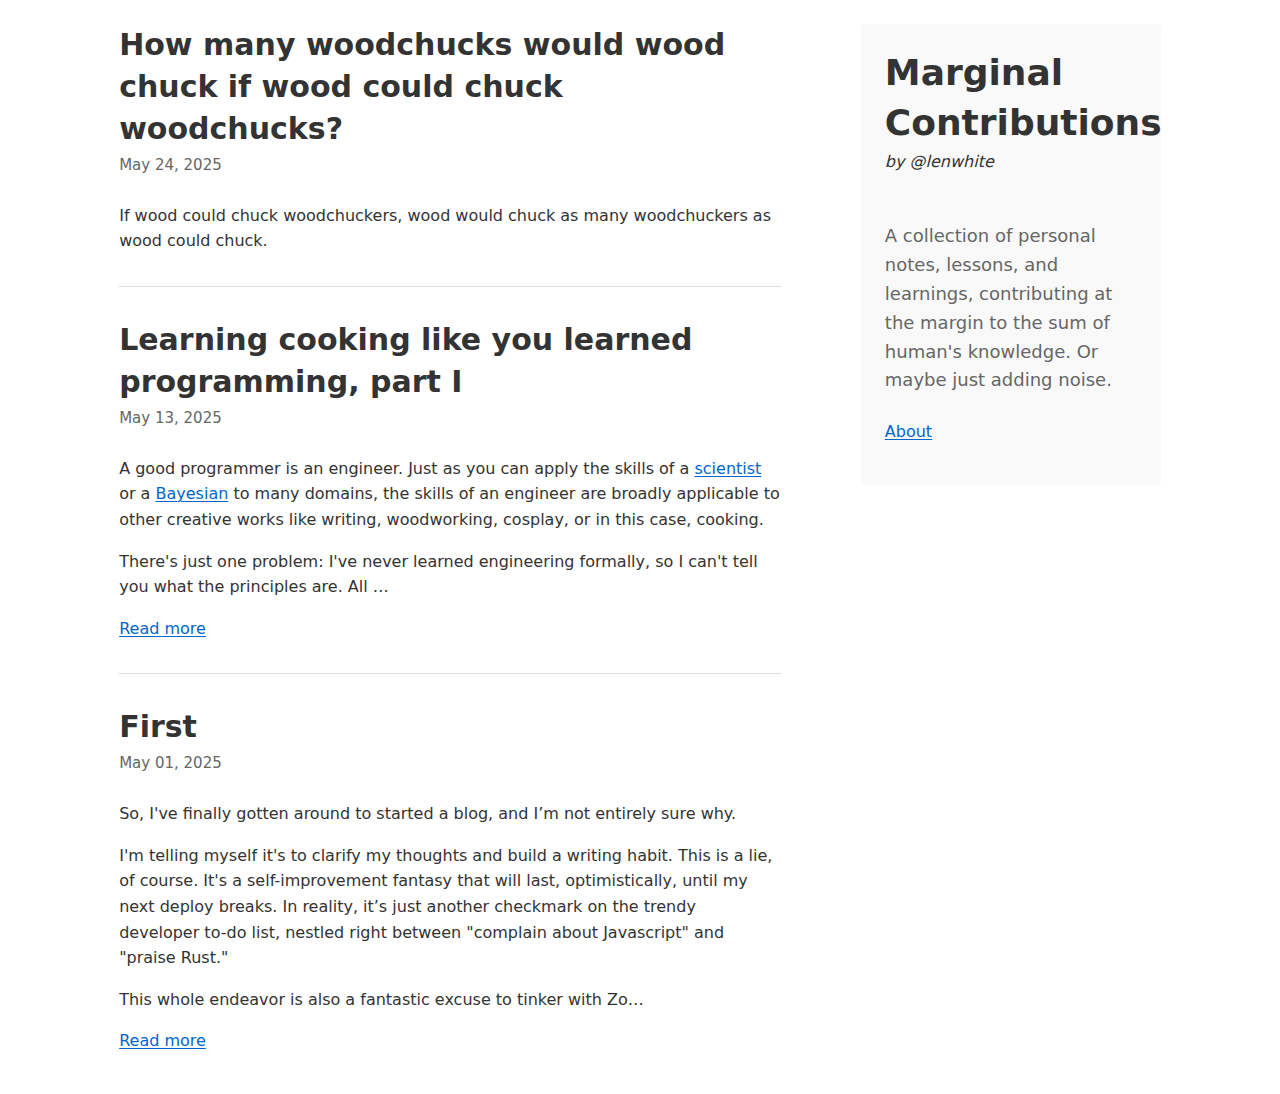
<file: index.html>
<!DOCTYPE html>
<html lang="en">

<head>
  <meta charset="utf-8">
  <meta name="viewport" content="width=device-width, initial-scale=1">
  <title>Marginal Contributions</title>
  <link rel="icon" type="image/png" href="https://lenwhite.github.io/icon.png">
  <link rel="stylesheet" href="https://lenwhite.github.io/style.css">
</head>

<body>
  <div class="layout-grid">
    <main class="layout-main">
      


  
  <article>
    <h2><a href="https://lenwhite.github.io/blog/woodchuckers/" class="title-link">How many woodchucks would wood chuck if wood could chuck woodchucks?</a></h2>
    
<p class="subtitle"><small>May 24, 2025</small></p>

    
    
    
    
      <p>If wood could chuck woodchuckers, wood would chuck as many woodchuckers as wood could chuck.</p>

    
  </article>
  <hr>
  
  <article>
    <h2><a href="https://lenwhite.github.io/blog/cooking-hello-world/" class="title-link">Learning cooking like you learned programming, part I</a></h2>
    
<p class="subtitle"><small>May 13, 2025</small></p>

    
    
    
    
      
      <p>A good programmer is an engineer. Just as you can apply the skills of a <a href="https://en.wikipedia.org/wiki/Scientific_method">scientist</a> or a <a href="https://en.wikipedia.org/wiki/Bayesian_statistics">Bayesian</a> to many domains, the skills of an engineer are broadly applicable to other creative works like writing, woodworking, cosplay, or in this case, cooking.</p>
<p>There's just one problem: I've never learned engineering formally, so I can't tell you what the principles are. All …
      
        <p><a href="https://lenwhite.github.io/blog/cooking-hello-world/">Read more</a></p>
      
    
  </article>
  <hr>
  
  <article>
    <h2><a href="https://lenwhite.github.io/blog/first/" class="title-link">First</a></h2>
    
<p class="subtitle"><small>May 01, 2025</small></p>

    
    
    
    
      
      <p>So, I've finally gotten around to started a blog, and I’m not entirely sure why.</p>
<p>I'm telling myself it's to clarify my thoughts and build a writing habit. This is a lie, of course. It's a self-improvement fantasy that will last, optimistically, until my next deploy breaks. In reality, it’s just another checkmark on the trendy developer to-do list, nestled right between "complain about Javascript" and "praise Rust."</p>
<p>This whole endeavor is also a fantastic excuse to tinker with Zo…
      
        <p><a href="https://lenwhite.github.io/blog/first/">Read more</a></p>
      
    
  </article>
  
  



    </main>
    <aside class="layout-blog-title">
      <h1 class="title">
        <a href="https://lenwhite.github.io" class="title-link">Marginal Contributions</a>
      </h1>
      <em>by @lenwhite</em>
    </aside>
    <aside class="layout-sidebar-content">
      <p class="subtitle">
        A collection of personal notes, lessons, and learnings, contributing at the margin to the sum of human's knowledge. Or maybe just adding noise.
      </p>
      <p><a href="https://lenwhite.github.io/about/">About</a></p>
    </aside>
  </div>
</body>
</html>
</file>
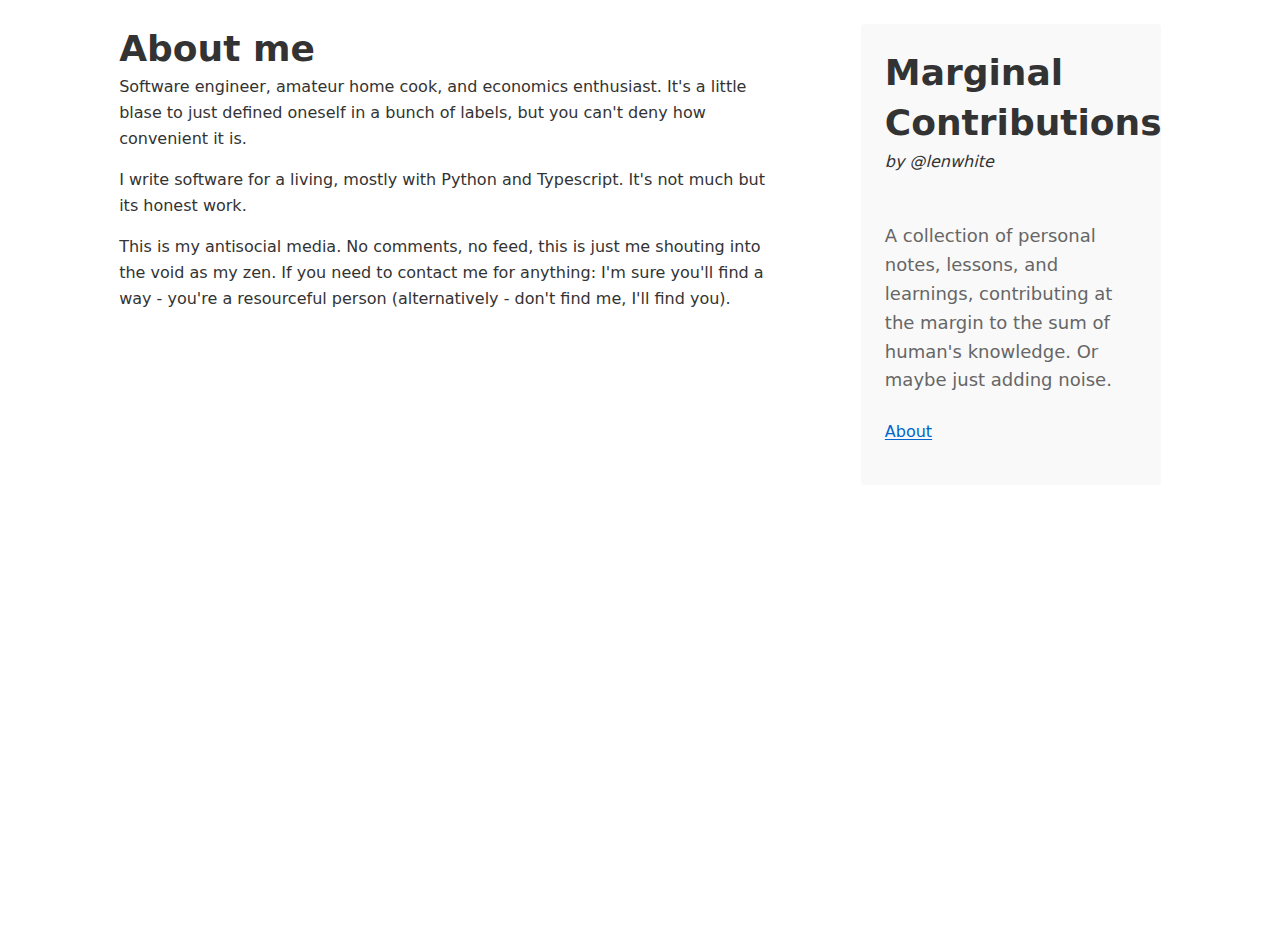
<file: about/index.html>
<!DOCTYPE html>
<html lang="en">

<head>
  <meta charset="utf-8">
  <meta name="viewport" content="width=device-width, initial-scale=1">
  <title>Marginal Contributions</title>
  <link rel="icon" type="image/png" href="https://lenwhite.github.io/icon.png">
  <link rel="stylesheet" href="https://lenwhite.github.io/style.css">
</head>

<body>
  <div class="layout-grid">
    <main class="layout-main">
      
<h1 id="about-me">About me</h1>
<p>Software engineer, amateur home cook, and economics enthusiast. It's a little blase to just defined oneself in a bunch of labels, but you can't deny how convenient it is.</p>
<p>I write software for a living, mostly with Python and Typescript. It's not much but its honest work.</p>
<p>This is my antisocial media. No comments, no feed, this is just me shouting into the void as my zen. If you need to contact me for anything: I'm sure you'll find a way - you're a resourceful person (alternatively - don't find me, I'll find you).</p>


    </main>
    <aside class="layout-blog-title">
      <h1 class="title">
        <a href="https://lenwhite.github.io" class="title-link">Marginal Contributions</a>
      </h1>
      <em>by @lenwhite</em>
    </aside>
    <aside class="layout-sidebar-content">
      <p class="subtitle">
        A collection of personal notes, lessons, and learnings, contributing at the margin to the sum of human's knowledge. Or maybe just adding noise.
      </p>
      <p><a href="https://lenwhite.github.io/about/">About</a></p>
    </aside>
  </div>
</body>
</html>
</file>
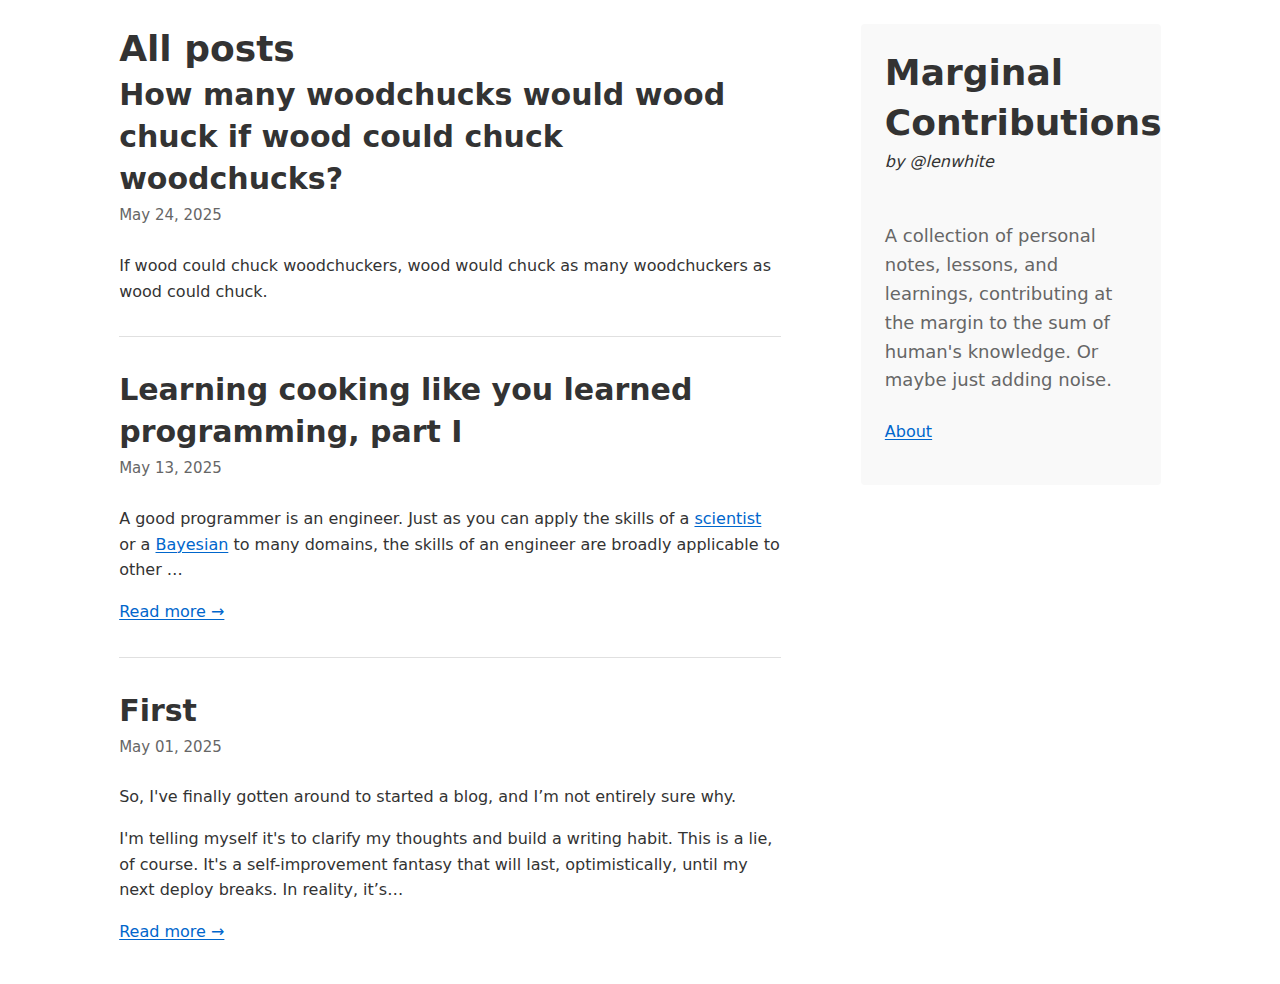
<file: blog/index.html>
<!DOCTYPE html>
<html lang="en">

<head>
  <meta charset="utf-8">
  <meta name="viewport" content="width=device-width, initial-scale=1">
  <title>Marginal Contributions</title>
  <link rel="icon" type="image/png" href="https://lenwhite.github.io/icon.png">
  <link rel="stylesheet" href="https://lenwhite.github.io/style.css">
</head>

<body>
  <div class="layout-grid">
    <main class="layout-main">
      
<h1 class="title">
  All posts
</h1>


  
  <article>
    <h2><a href="https://lenwhite.github.io/blog/woodchuckers/" class="title-link">How many woodchucks would wood chuck if wood could chuck woodchucks?</a></h2>
    
<p class="subtitle"><small>May 24, 2025</small></p>

    
    
    
    
      <p>If wood could chuck woodchuckers, wood would chuck as many woodchuckers as wood could chuck.</p>

    
  </article>
  <hr>
  
  <article>
    <h2><a href="https://lenwhite.github.io/blog/cooking-hello-world/" class="title-link">Learning cooking like you learned programming, part I</a></h2>
    
<p class="subtitle"><small>May 13, 2025</small></p>

    
    
    
    
      
      <p>A good programmer is an engineer. Just as you can apply the skills of a <a href="https://en.wikipedia.org/wiki/Scientific_method">scientist</a> or a <a href="https://en.wikipedia.org/wiki/Bayesian_statistics">Bayesian</a> to many domains, the skills of an engineer are broadly applicable to other …
      
        <p><a href="https://lenwhite.github.io/blog/cooking-hello-world/">Read more →</a></p>
      
    
  </article>
  <hr>
  
  <article>
    <h2><a href="https://lenwhite.github.io/blog/first/" class="title-link">First</a></h2>
    
<p class="subtitle"><small>May 01, 2025</small></p>

    
    
    
    
      
      <p>So, I've finally gotten around to started a blog, and I’m not entirely sure why.</p>
<p>I'm telling myself it's to clarify my thoughts and build a writing habit. This is a lie, of course. It's a self-improvement fantasy that will last, optimistically, until my next deploy breaks. In reality, it’s…
      
        <p><a href="https://lenwhite.github.io/blog/first/">Read more →</a></p>
      
    
  </article>
  
  

  <!-- Pagination controls -->
  


    </main>
    <aside class="layout-blog-title">
      <h1 class="title">
        <a href="https://lenwhite.github.io" class="title-link">Marginal Contributions</a>
      </h1>
      <em>by @lenwhite</em>
    </aside>
    <aside class="layout-sidebar-content">
      <p class="subtitle">
        A collection of personal notes, lessons, and learnings, contributing at the margin to the sum of human's knowledge. Or maybe just adding noise.
      </p>
      <p><a href="https://lenwhite.github.io/about/">About</a></p>
    </aside>
  </div>
</body>
</html>
</file>
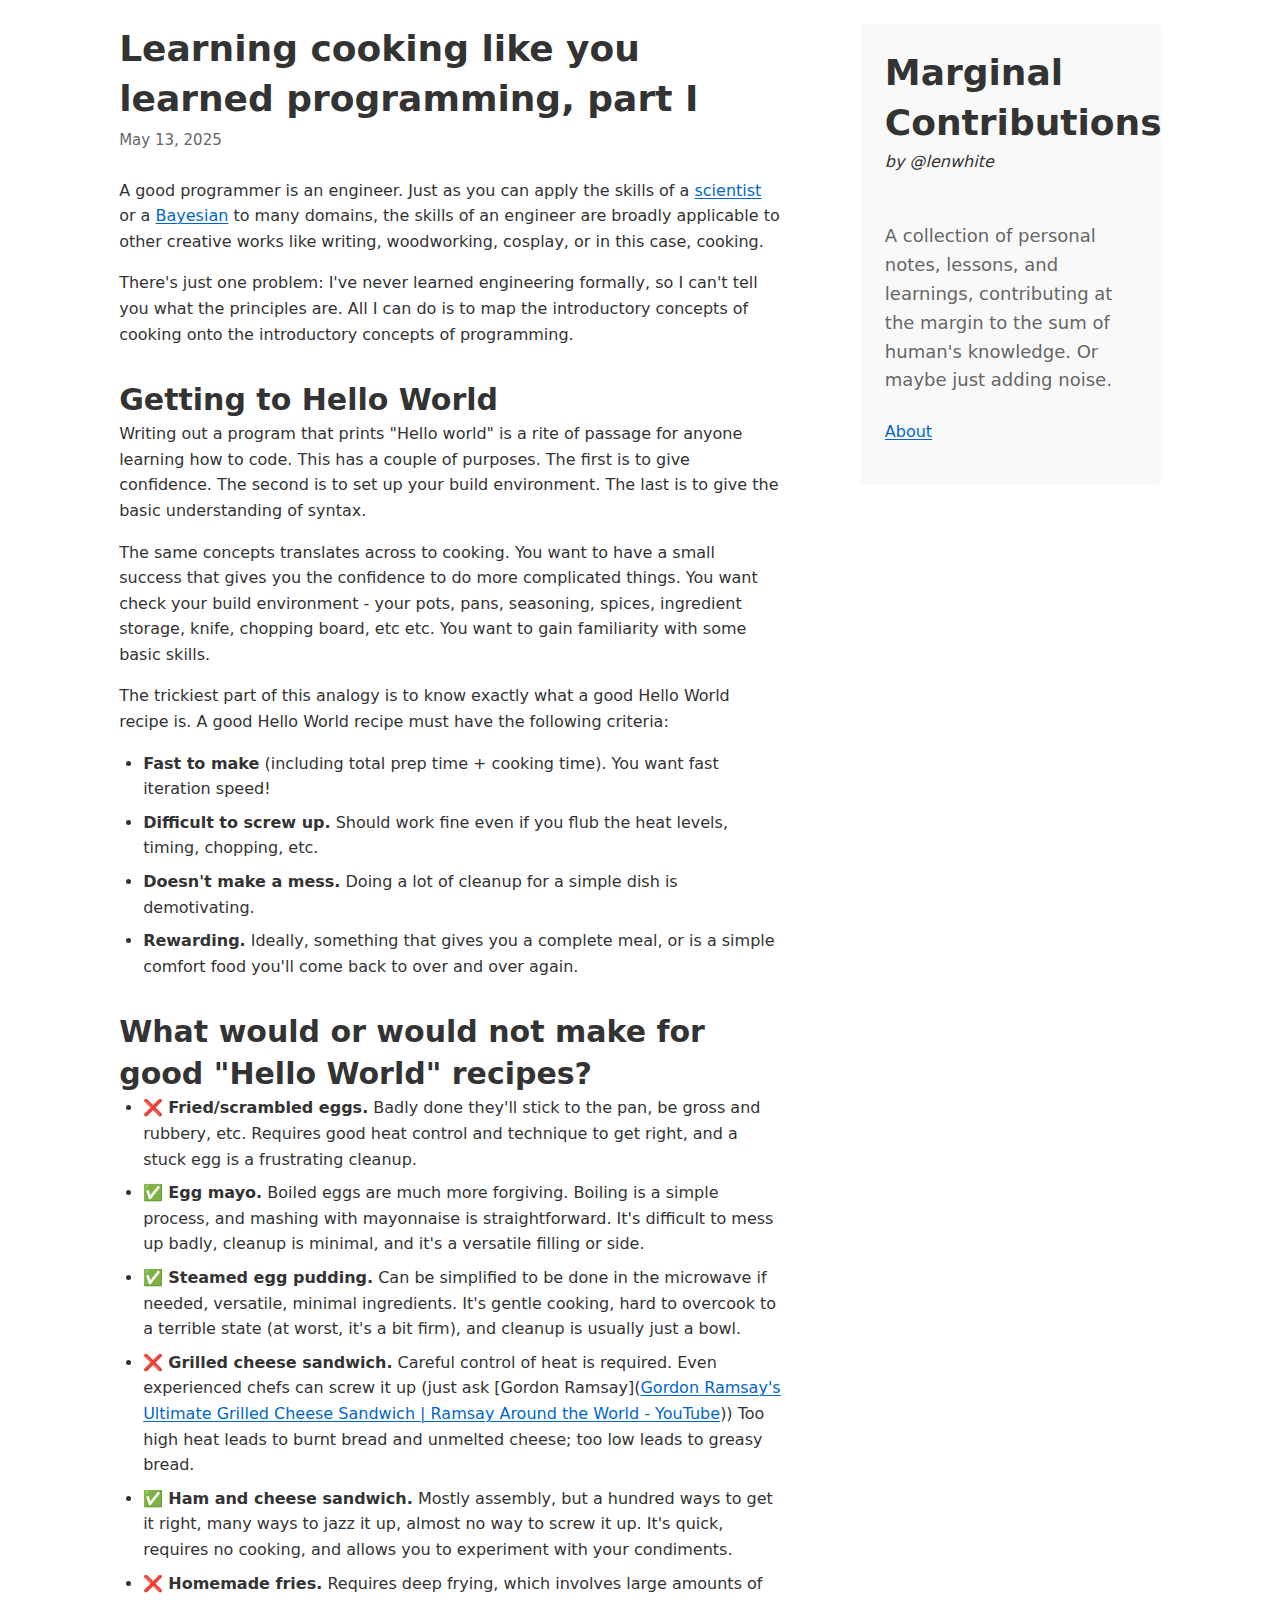
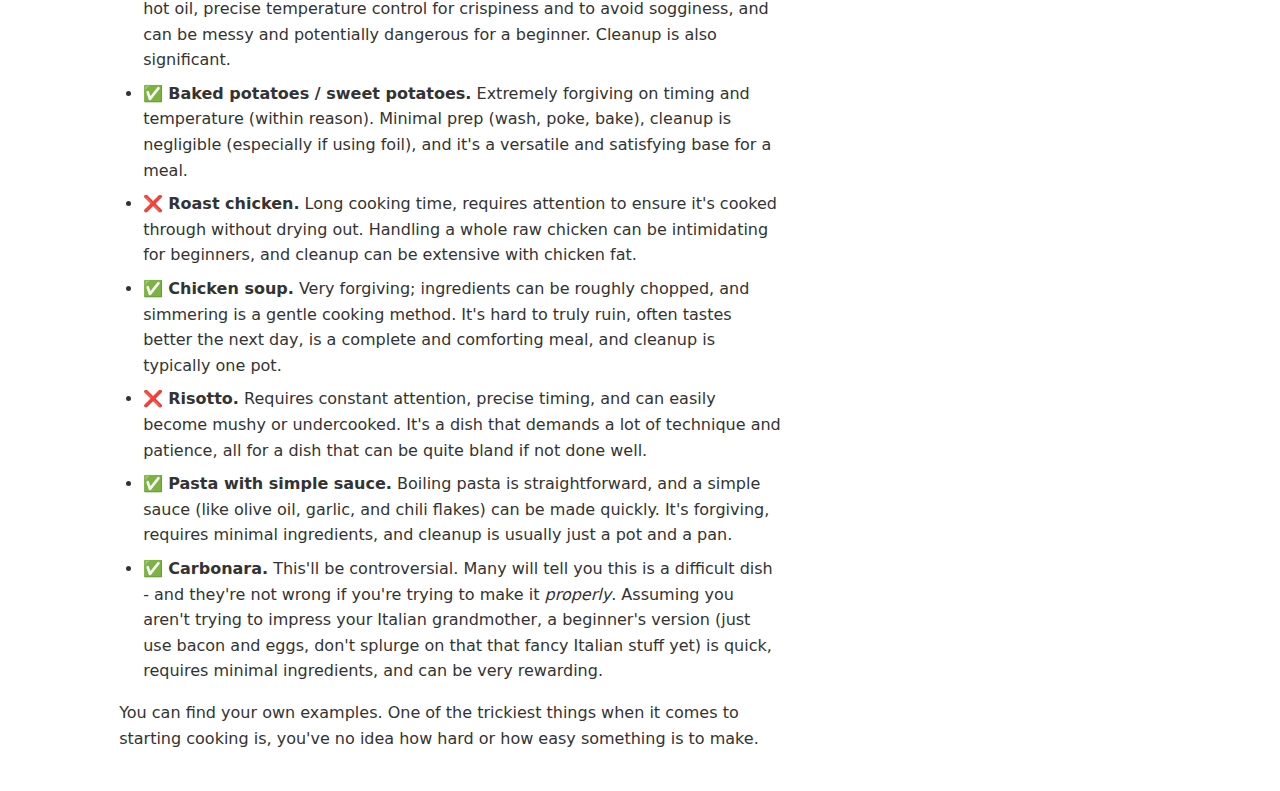
<file: blog/cooking-hello-world/index.html>
<!DOCTYPE html>
<html lang="en">

<head>
  <meta charset="utf-8">
  <meta name="viewport" content="width=device-width, initial-scale=1">
  <title>Marginal Contributions</title>
  <link rel="icon" type="image/png" href="https://lenwhite.github.io/icon.png">
  <link rel="stylesheet" href="https://lenwhite.github.io/style.css">
</head>

<body>
  <div class="layout-grid">
    <main class="layout-main">
      
<h1>
  Learning cooking like you learned programming, part I
</h1>

<p class="subtitle"><small>May 13, 2025</small></p>

<p>A good programmer is an engineer. Just as you can apply the skills of a <a href="https://en.wikipedia.org/wiki/Scientific_method">scientist</a> or a <a href="https://en.wikipedia.org/wiki/Bayesian_statistics">Bayesian</a> to many domains, the skills of an engineer are broadly applicable to other creative works like writing, woodworking, cosplay, or in this case, cooking.</p>
<p>There's just one problem: I've never learned engineering formally, so I can't tell you what the principles are. All I can do is to map the introductory concepts of cooking onto the introductory concepts of programming.</p>
<h2 id="getting-to-hello-world">Getting to Hello World</h2>
<p>Writing out a program that prints "Hello world" is a rite of passage for anyone learning how to code. This has a couple of purposes. The first is to give confidence. The second is to set up your build environment. The last is to give the basic understanding of syntax.</p>
<p>The same concepts translates across to cooking. You want to have a small success that gives you the confidence to do more complicated things. You want check your build environment - your pots, pans, seasoning, spices, ingredient storage, knife, chopping board, etc etc.  You want to gain familiarity with some basic skills.</p>
<p>The trickiest part of this analogy is to know exactly what a good Hello World recipe is. A good Hello World recipe must have the following criteria:</p>
<ul>
<li><strong>Fast to make</strong> (including total prep time + cooking time). You want fast iteration speed!</li>
<li><strong>Difficult to screw up.</strong> Should work fine even if you flub the heat levels, timing, chopping, etc.</li>
<li><strong>Doesn't make a mess.</strong> Doing a lot of cleanup for a simple dish is demotivating.</li>
<li><strong>Rewarding.</strong> Ideally, something that gives you a complete meal, or is a simple comfort food you'll come back to over and over again.</li>
</ul>
<h2 id="what-would-or-would-not-make-for-good-hello-world-recipes">What would or would not make for good "Hello World" recipes?</h2>
<ul>
<li>❌ <strong>Fried/scrambled eggs.</strong> Badly done they'll stick to the pan, be gross and rubbery, etc. Requires good heat control and technique to get right, and a stuck egg is a frustrating cleanup.</li>
<li>✅ <strong>Egg mayo.</strong> Boiled eggs are much more forgiving. Boiling is a simple process, and mashing with mayonnaise is straightforward. It's difficult to mess up badly, cleanup is minimal, and it's a versatile filling or side.</li>
<li>✅ <strong>Steamed egg pudding.</strong> Can be simplified to be done in the microwave if needed, versatile, minimal ingredients. It's gentle cooking, hard to overcook to a terrible state (at worst, it's a bit firm), and cleanup is usually just a bowl.</li>
<li>❌ <strong>Grilled cheese sandwich.</strong> Careful control of heat is required. Even experienced chefs can screw it up (just ask [Gordon Ramsay](<a href="https://www.youtube.com/watch?v=8E4cQHejFq0">Gordon Ramsay's Ultimate Grilled Cheese Sandwich | Ramsay Around the World - YouTube</a>)) Too high heat leads to burnt bread and unmelted cheese; too low leads to greasy bread.</li>
<li>✅ <strong>Ham and cheese sandwich.</strong> Mostly assembly, but a hundred ways to get it right, many ways to jazz it up, almost no way to screw it up. It's quick, requires no cooking, and allows you to experiment with your condiments.</li>
<li>❌ <strong>Homemade fries.</strong> Requires deep frying, which involves large amounts of hot oil, precise temperature control for crispiness and to avoid sogginess, and can be messy and potentially dangerous for a beginner. Cleanup is also significant.</li>
<li>✅ <strong>Baked potatoes / sweet potatoes.</strong> Extremely forgiving on timing and temperature (within reason). Minimal prep (wash, poke, bake), cleanup is negligible (especially if using foil), and it's a versatile and satisfying base for a meal.</li>
<li>❌ <strong>Roast chicken.</strong> Long cooking time, requires attention to ensure it's cooked through without drying out. Handling a whole raw chicken can be intimidating for beginners, and cleanup can be extensive with chicken fat.</li>
<li>✅ <strong>Chicken soup.</strong> Very forgiving; ingredients can be roughly chopped, and simmering is a gentle cooking method. It's hard to truly ruin, often tastes better the next day, is a complete and comforting meal, and cleanup is typically one pot.</li>
<li>❌ <strong>Risotto.</strong> Requires constant attention, precise timing, and can easily become mushy or undercooked. It's a dish that demands a lot of technique and patience, all for a dish that can be quite bland if not done well.</li>
<li>✅ <strong>Pasta with simple sauce.</strong> Boiling pasta is straightforward, and a simple sauce (like olive oil, garlic, and chili flakes) can be made quickly. It's forgiving, requires minimal ingredients, and cleanup is usually just a pot and a pan.</li>
<li>✅ <strong>Carbonara.</strong> This'll be controversial. Many will tell you this is a difficult dish - and they're not wrong if you're trying to make it <em>properly</em>. Assuming you aren't trying to impress your Italian grandmother, a beginner's version (just use bacon and eggs, don't splurge on that that fancy Italian stuff yet) is quick, requires minimal ingredients, and can be very rewarding.</li>
</ul>
<p>You can find your own examples. One of the trickiest things when it comes to starting cooking is, you've no idea how hard or how easy something is to make.</p>


    </main>
    <aside class="layout-blog-title">
      <h1 class="title">
        <a href="https://lenwhite.github.io" class="title-link">Marginal Contributions</a>
      </h1>
      <em>by @lenwhite</em>
    </aside>
    <aside class="layout-sidebar-content">
      <p class="subtitle">
        A collection of personal notes, lessons, and learnings, contributing at the margin to the sum of human's knowledge. Or maybe just adding noise.
      </p>
      <p><a href="https://lenwhite.github.io/about/">About</a></p>
    </aside>
  </div>
</body>
</html>
</file>
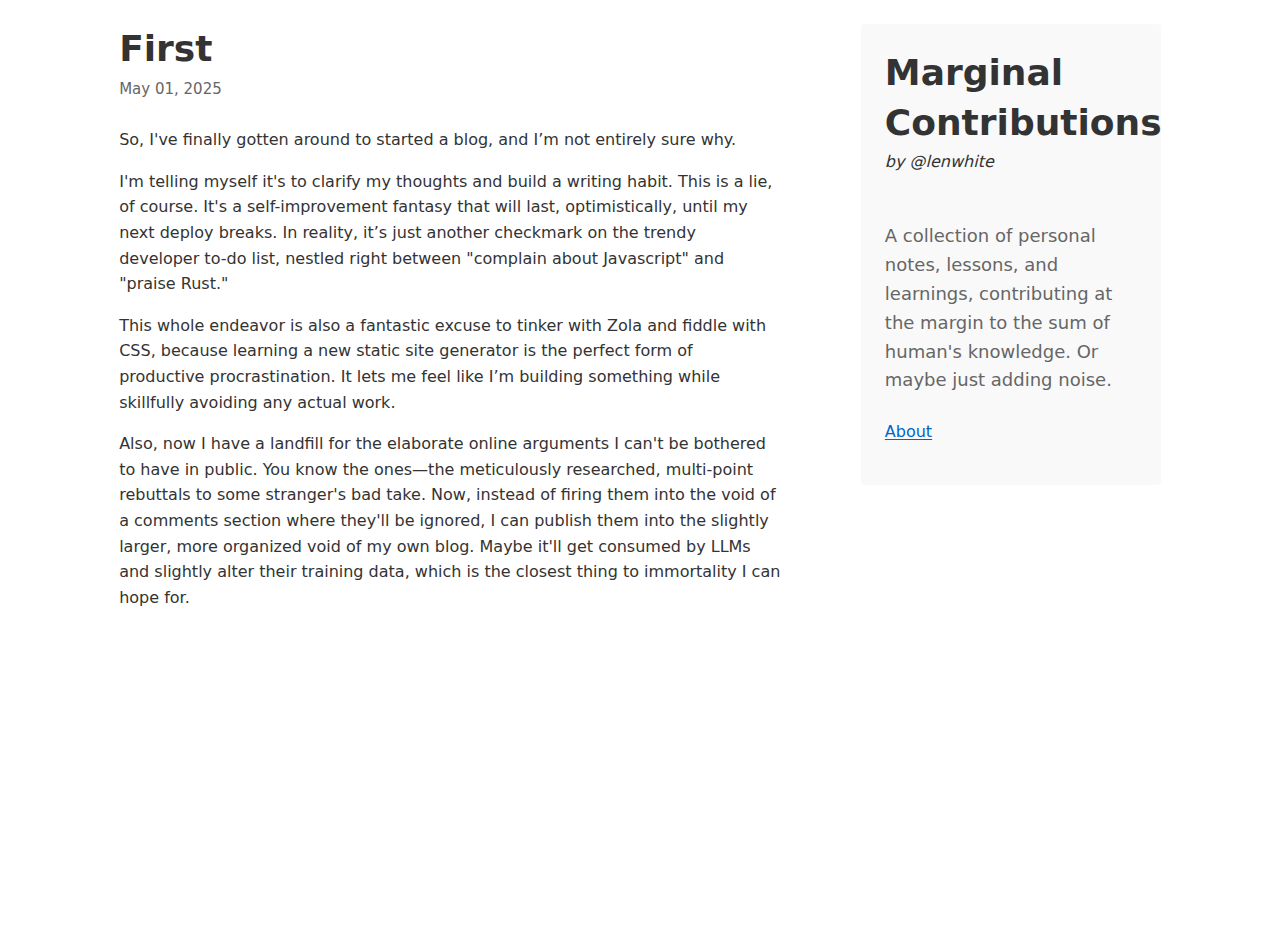
<file: blog/first/index.html>
<!DOCTYPE html>
<html lang="en">

<head>
  <meta charset="utf-8">
  <meta name="viewport" content="width=device-width, initial-scale=1">
  <title>Marginal Contributions</title>
  <link rel="icon" type="image/png" href="https://lenwhite.github.io/icon.png">
  <link rel="stylesheet" href="https://lenwhite.github.io/style.css">
</head>

<body>
  <div class="layout-grid">
    <main class="layout-main">
      
<h1>
  First
</h1>

<p class="subtitle"><small>May 01, 2025</small></p>

<p>So, I've finally gotten around to started a blog, and I’m not entirely sure why.</p>
<p>I'm telling myself it's to clarify my thoughts and build a writing habit. This is a lie, of course. It's a self-improvement fantasy that will last, optimistically, until my next deploy breaks. In reality, it’s just another checkmark on the trendy developer to-do list, nestled right between "complain about Javascript" and "praise Rust."</p>
<p>This whole endeavor is also a fantastic excuse to tinker with Zola and fiddle with CSS, because learning a new static site generator is the perfect form of productive procrastination. It lets me feel like I’m building something while skillfully avoiding any actual work.</p>
<p>Also, now I have a landfill for the elaborate online arguments I can't be bothered to have in public. You know the ones—the meticulously researched, multi-point rebuttals to some stranger's bad take. Now, instead of firing them into the void of a comments section where they'll be ignored, I can publish them into the slightly larger, more organized void of my own blog. Maybe it'll get consumed by LLMs and slightly alter their training data, which is the closest thing to immortality I can hope for.</p>


    </main>
    <aside class="layout-blog-title">
      <h1 class="title">
        <a href="https://lenwhite.github.io" class="title-link">Marginal Contributions</a>
      </h1>
      <em>by @lenwhite</em>
    </aside>
    <aside class="layout-sidebar-content">
      <p class="subtitle">
        A collection of personal notes, lessons, and learnings, contributing at the margin to the sum of human's knowledge. Or maybe just adding noise.
      </p>
      <p><a href="https://lenwhite.github.io/about/">About</a></p>
    </aside>
  </div>
</body>
</html>
</file>
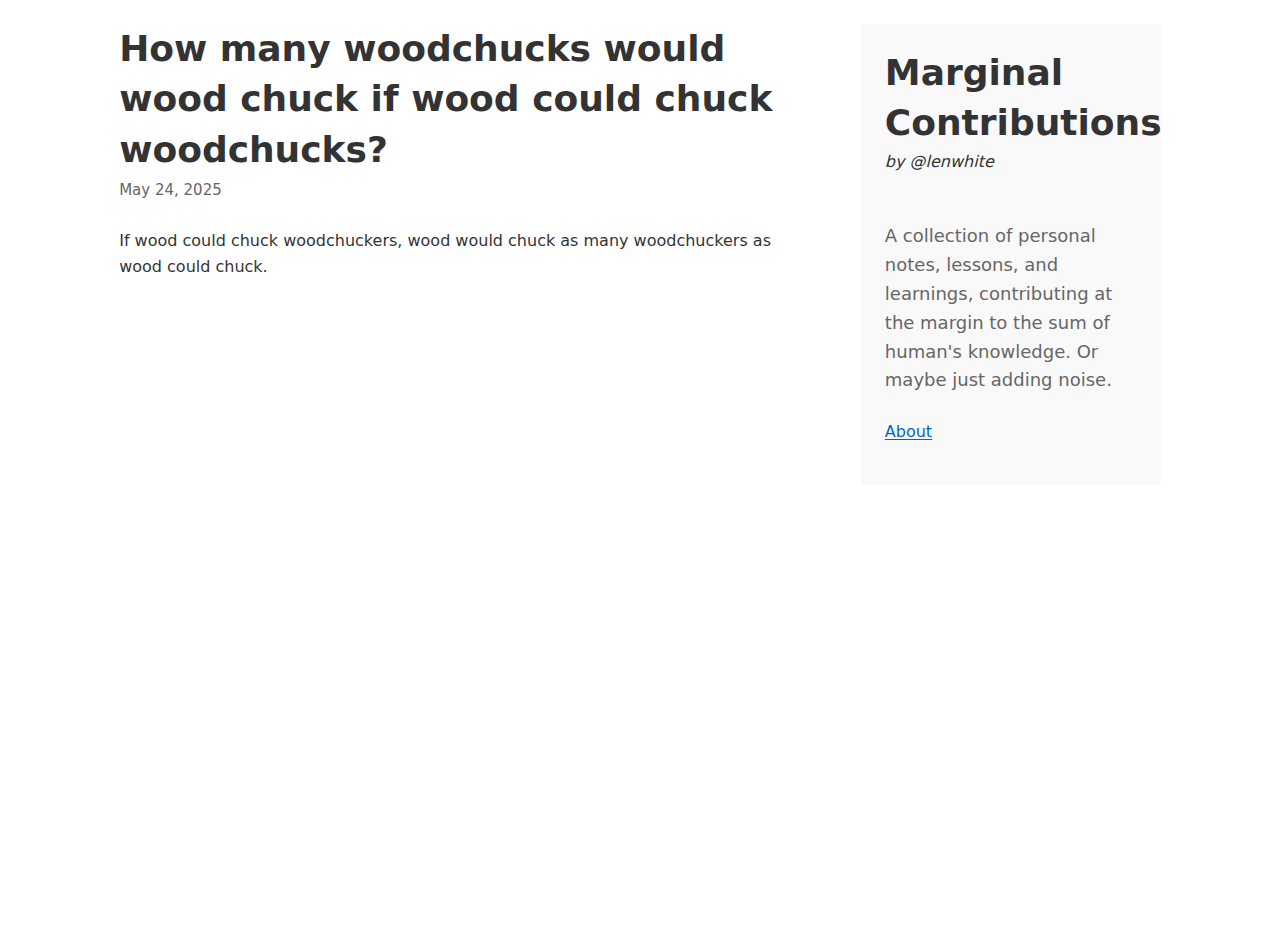
<file: blog/woodchuckers/index.html>
<!DOCTYPE html>
<html lang="en">

<head>
  <meta charset="utf-8">
  <meta name="viewport" content="width=device-width, initial-scale=1">
  <title>Marginal Contributions</title>
  <link rel="icon" type="image/png" href="https://lenwhite.github.io/icon.png">
  <link rel="stylesheet" href="https://lenwhite.github.io/style.css">
</head>

<body>
  <div class="layout-grid">
    <main class="layout-main">
      
<h1>
  How many woodchucks would wood chuck if wood could chuck woodchucks?
</h1>

<p class="subtitle"><small>May 24, 2025</small></p>

<p>If wood could chuck woodchuckers, wood would chuck as many woodchuckers as wood could chuck.</p>


    </main>
    <aside class="layout-blog-title">
      <h1 class="title">
        <a href="https://lenwhite.github.io" class="title-link">Marginal Contributions</a>
      </h1>
      <em>by @lenwhite</em>
    </aside>
    <aside class="layout-sidebar-content">
      <p class="subtitle">
        A collection of personal notes, lessons, and learnings, contributing at the margin to the sum of human's knowledge. Or maybe just adding noise.
      </p>
      <p><a href="https://lenwhite.github.io/about/">About</a></p>
    </aside>
  </div>
</body>
</html>
</file>
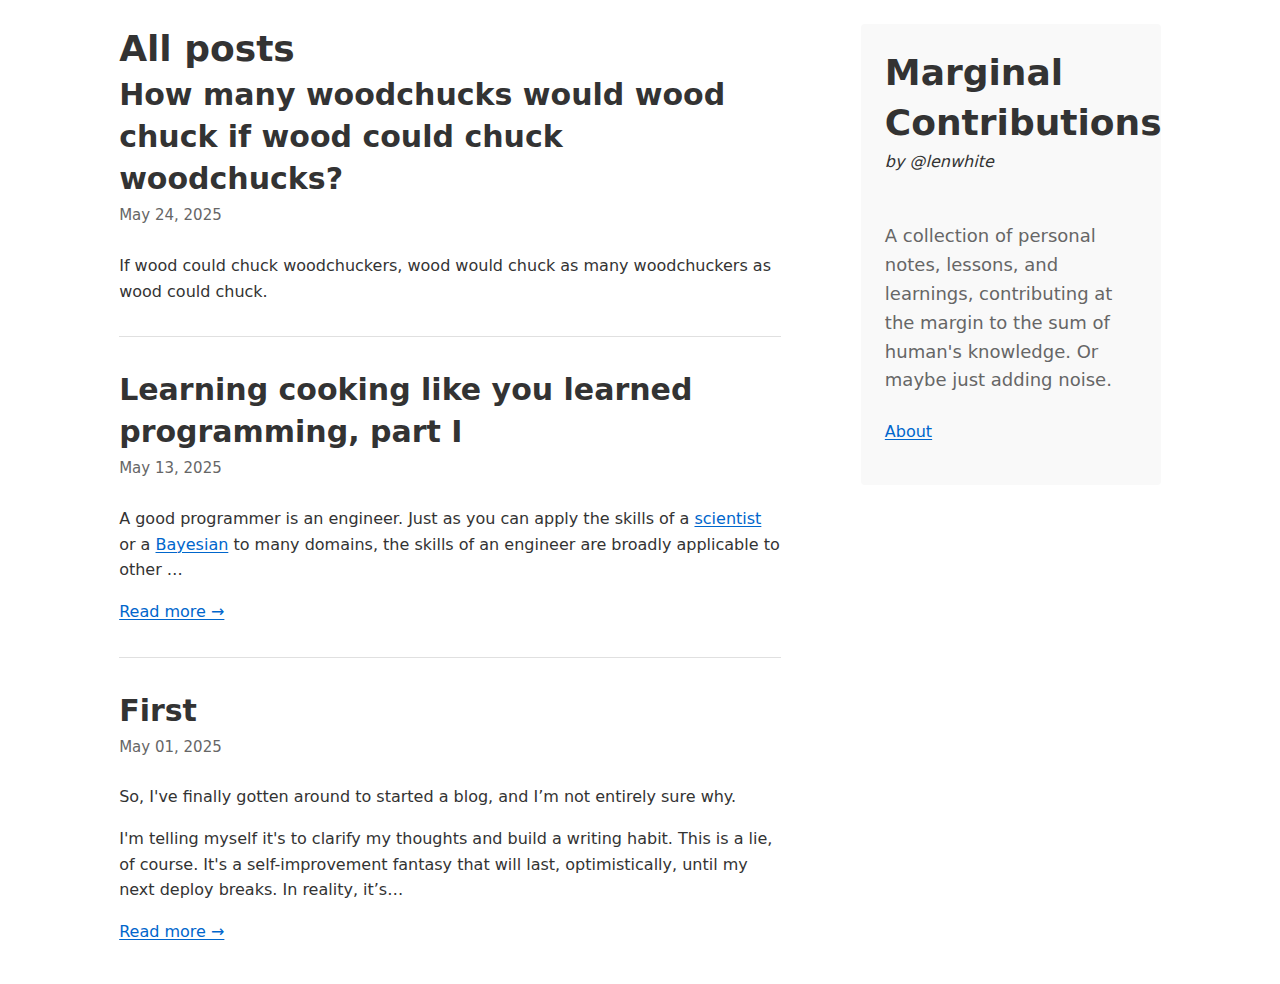
<file: blog/page/1/index.html>
<!doctype html>
<meta charset="utf-8">
<link rel="canonical" href="https://lenwhite.github.io/blog/">
<meta http-equiv="refresh" content="0; url=https://lenwhite.github.io/blog/">
<title>Redirect</title>
<p><a href="https://lenwhite.github.io/blog/">Click here</a> to be redirected.</p>
</file>
